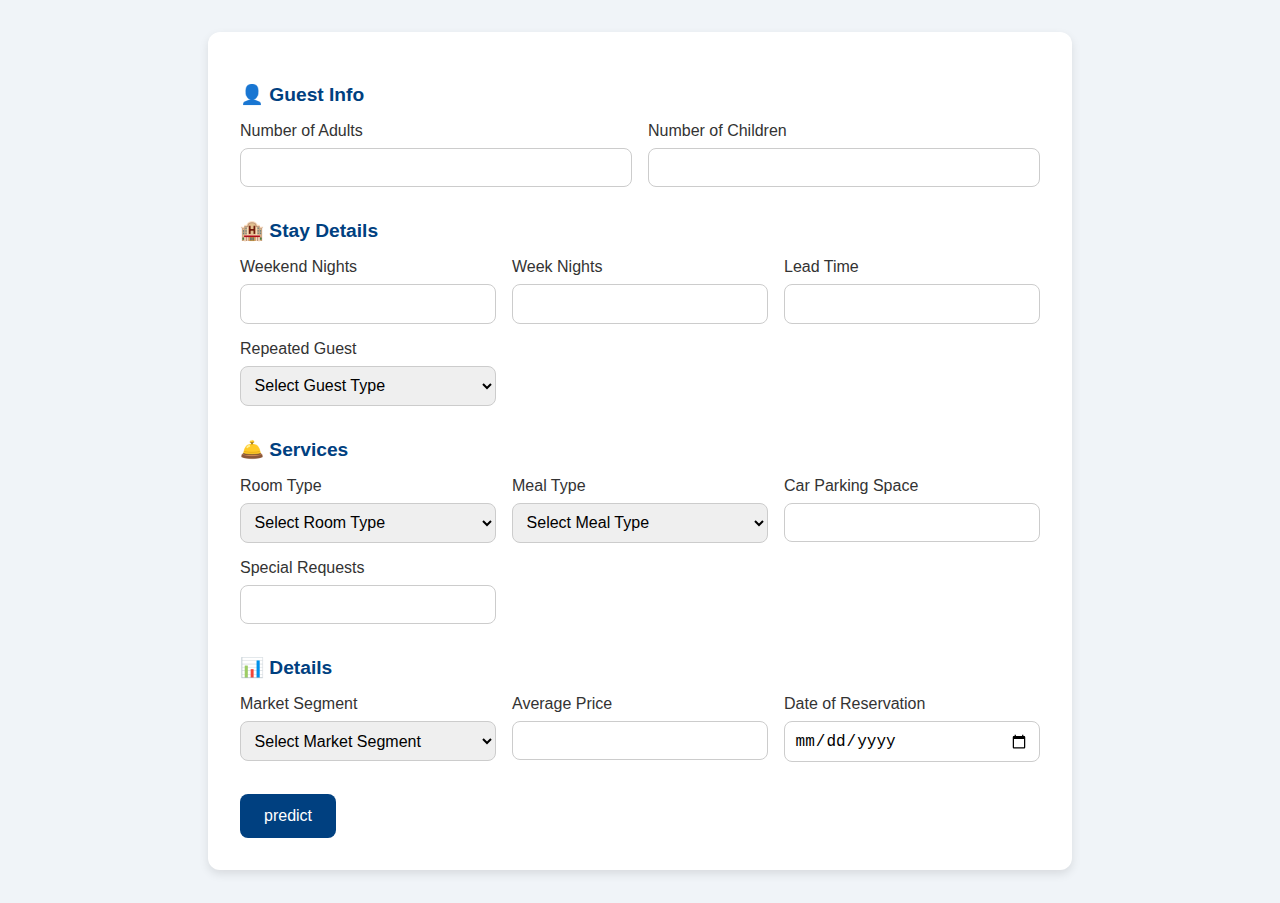
<file: Task3/Group1/ML/templates/index.html>
<!DOCTYPE html>
<html lang="en">
<head>
  <meta charset="UTF-8" />
  <meta name="viewport" content="width=device-width, initial-scale=1.0"/>
  <title>Hotel Booking Form</title>
  <style>
    body {
      font-family: 'Segoe UI', sans-serif;
      background-color: #f0f4f8;
      color: #333;
      margin: 0;
      padding: 2rem;
    }

    form {
      background-color: #fff;
      padding: 2rem;
      border-radius: 12px;
      max-width: 800px;
      margin: auto;
      box-shadow: 0 4px 10px rgba(0,0,0,0.1);
    }

    .form-section {
      margin-bottom: 2rem;
    }

    .section-title {
      font-size: 1.2rem;
      margin-bottom: 1rem;
      color: #004080;
    }

    .form-grid {
      display: grid;
      grid-template-columns: repeat(auto-fit, minmax(200px, 1fr));
      gap: 1rem;
    }

    .form-group {
      display: flex;
      flex-direction: column;
    }

    label {
      margin-bottom: 0.5rem;
      font-weight: 500;
    }

    input, select {
      padding: 0.6rem;
      border: 1px solid #ccc;
      border-radius: 8px;
      font-size: 1rem;
    }

    .btn {
      display: inline-block;
      padding: 0.8rem 1.5rem;
      background-color: #004080;
      color: #fff;
      border: none;
      border-radius: 8px;
      font-size: 1rem;
      cursor: pointer;
      transition: background 0.3s;
    }

    .btn:hover {
      background-color: #0059b3;
    }
  </style>
</head>
<body>
  <form>

    <!-- Guest Info -->
    <div class="form-section">
      <h3 class="section-title">👤 Guest Info</h3>
      <div class="form-grid">
        <div class="form-group">
          <label for="adults">Number of Adults</label>
          <input type="number" name="number of adults" id="adults" required min="0" />
        </div>
        <div class="form-group">
          <label for="children">Number of Children</label>
          <input type="number" name="number of children" id="children" required min="0" />
        </div>
      </div>
    </div>

    <!-- Stay Details -->
    <div class="form-section">
      <h3 class="section-title">🏨 Stay Details</h3>
      <div class="form-grid">
        <div class="form-group">
          <label for="weekend">Weekend Nights</label>
          <input type="number" name="number of weekend nights" id="weekend" required min="0" />
        </div>
        <div class="form-group">
          <label for="weeknights">Week Nights</label>
          <input type="number" name="number of week nights" id="weeknights" required min="0" />
        </div>
        <div class="form-group">
          <label for="leadtime">Lead Time</label>
          <input type="number" name="lead time" id="leadtime" required min="0" />
        </div>
        <div class="form-group">
          <label for="repeated">Repeated Guest</label>
          <select name="repeated guest" id="repeated" required>
            <option value="">Select Guest Type</option>
            <option value="0">New Guest</option>
            <option value="1">Repeated Guest</option>
          </select>
        </div>
      </div>
    </div>

    <!-- Services -->
    <div class="form-section">
      <h3 class="section-title">🛎️ Services</h3>
      <div class="form-grid">
        <div class="form-group">
          <label for="room">Room Type</label>
          <select name="room type" id="room" required>
            <option value="">Select Room Type</option>
            <option value="1">Room_type1</option>
            <option value="2">Room_type2</option>
            <option value="3">Room_type3</option>
            <option value="4">Room_type4</option>
            <option value="5">Room_type5</option>
            <option value="6">Room_type6</option>
            <option value="7">Room_type7</option>
          </select>
        </div>

        <div class="form-group">
          <label for="meal"> Meal Type</label>
          <select name="type of meal" id="meal" required>
            <option value="">Select Meal Type</option>
            <option value="Meal_type1">Meal_type1</option>
            <option value="Meal_type2">Meal_type2</option>
            <option value="Meal_type3">Meal_type3</option>
            <option value="Not_Selected">Not_Selected</option>
          </select>
        </div>

        <div class="form-group">
          <label for="parking">Car Parking Space</label>
          <input type="number" name="car parking space" id="parking" required min="0" />
        </div>

        <div class="form-group">
          <label for="requests"> Special Requests</label>
          <input type="number" name="special requests" id="requests" required min="0" />
        </div>
      </div>
    </div>

    <!-- Details -->
<div class="form-section">
  <h3 class="section-title">📊 Details</h3>
  <div class="form-grid">

    <!-- Market Segment -->
    <div class="form-group">
      <label for="market">Market Segment</label>
      <select name="market segment" id="market" required>
        <option value="">Select Market Segment</option>
        <option value="Online Booking">Online Booking</option>
        <option value="Offline Booking">Offline Booking</option>
        <option value="Corporate">Corporate</option>
        <option value="Aviation">Aviation</option>
        <option value="Complementary">Complementary</option>
      </select>
    </div>

    <!-- Average Price -->
    <div class="form-group">
      <label for="price">Average Price</label>
      <input type="number" name="average price" id="price" required min="0" step="0.01">
    </div>

    <!-- Date of Reservation -->
    <div class="form-group">
      <label for="reservation-date">Date of Reservation</label>
      <input type="date" name="reservation date" id="reservation-date" required>
    </div>

  </div>
</div>


    <!-- Submit -->
    <button class="btn" type="submit">predict</button>
  </form>
</body>
</html>
</file>
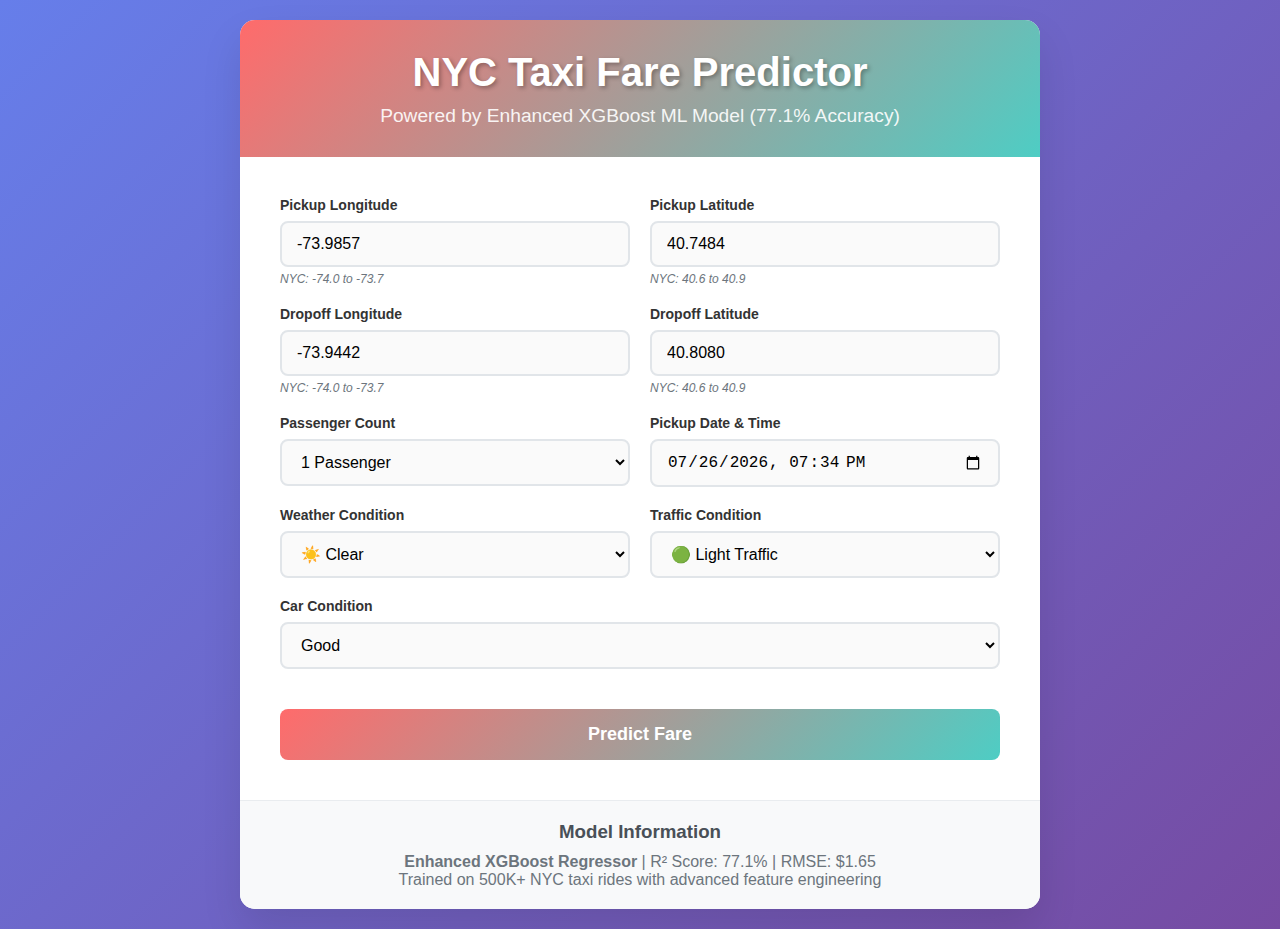
<file: Task6/Group3/Web/templates/index.html>
<!DOCTYPE html>
<html lang="en">
  <head>
    <meta charset="UTF-8" />
    <meta name="viewport" content="width=device-width, initial-scale=1.0" />
    <title>NYC Taxi Fare Predictor</title>
    <style>
      * {
        margin: 0;
        padding: 0;
        box-sizing: border-box;
      }

      body {
        font-family: "Segoe UI", Tahoma, Geneva, Verdana, sans-serif;
        background: linear-gradient(135deg, #667eea 0%, #764ba2 100%);
        min-height: 100vh;
        padding: 20px;
      }

      .container {
        max-width: 800px;
        margin: 0 auto;
        background: white;
        border-radius: 15px;
        box-shadow: 0 20px 40px rgba(0, 0, 0, 0.1);
        overflow: hidden;
      }

      .header {
        background: linear-gradient(135deg, #ff6b6b 0%, #4ecdc4 100%);
        color: white;
        padding: 30px;
        text-align: center;
      }

      .header h1 {
        font-size: 2.5em;
        margin-bottom: 10px;
        text-shadow: 2px 2px 4px rgba(0, 0, 0, 0.3);
      }

      .header p {
        font-size: 1.2em;
        opacity: 0.9;
      }

      .form-container {
        padding: 40px;
      }

      .form-row {
        display: flex;
        gap: 20px;
        margin-bottom: 20px;
      }

      .form-group {
        flex: 1;
        min-width: 200px;
      }

      .form-group.full-width {
        flex: 100%;
      }

      label {
        display: block;
        margin-bottom: 8px;
        font-weight: 600;
        color: #333;
        font-size: 14px;
      }

      input,
      select {
        width: 100%;
        padding: 12px 15px;
        border: 2px solid #e1e5e9;
        border-radius: 8px;
        font-size: 16px;
        transition: all 0.3s ease;
        background-color: #fafafa;
      }

      input:focus,
      select:focus {
        outline: none;
        border-color: #4ecdc4;
        box-shadow: 0 0 0 3px rgba(78, 205, 196, 0.1);
        background-color: white;
      }

      .predict-btn {
        width: 100%;
        padding: 15px;
        background: linear-gradient(135deg, #ff6b6b 0%, #4ecdc4 100%);
        color: white;
        border: none;
        border-radius: 8px;
        font-size: 18px;
        font-weight: 600;
        cursor: pointer;
        transition: transform 0.3s ease;
        margin-top: 20px;
      }

      .predict-btn:hover {
        transform: translateY(-2px);
        box-shadow: 0 5px 15px rgba(0, 0, 0, 0.2);
      }

      .predict-btn:active {
        transform: translateY(0);
      }

      .result {
        margin-top: 30px;
        padding: 25px;
        border-radius: 8px;
        text-align: center;
        font-size: 18px;
        display: none;
      }

      .result.success {
        background: linear-gradient(135deg, #56ab2f 0%, #a8e6cf 100%);
        color: white;
      }

      .result.error {
        background: linear-gradient(135deg, #ff4757 0%, #ff6b7a 100%);
        color: white;
      }

      .fare-amount {
        font-size: 2.5em;
        font-weight: bold;
        margin: 15px 0;
        text-shadow: 2px 2px 4px rgba(0, 0, 0, 0.3);
      }

      .loading {
        display: none;
        text-align: center;
        margin-top: 20px;
      }

      .spinner {
        border: 4px solid #f3f3f3;
        border-top: 4px solid #4ecdc4;
        border-radius: 50%;
        width: 40px;
        height: 40px;
        animation: spin 1s linear infinite;
        margin: 0 auto 15px;
      }

      @keyframes spin {
        0% {
          transform: rotate(0deg);
        }
        100% {
          transform: rotate(360deg);
        }
      }

      .model-info {
        background: #f8f9fa;
        padding: 20px;
        border-top: 1px solid #e9ecef;
        text-align: center;
        color: #6c757d;
      }

      .model-info h3 {
        color: #495057;
        margin-bottom: 10px;
      }

      .coordinates-hint {
        font-size: 12px;
        color: #6c757d;
        margin-top: 5px;
        font-style: italic;
      }

      @media (max-width: 768px) {
        .form-row {
          flex-direction: column;
        }

        .header h1 {
          font-size: 2em;
        }

        .form-container {
          padding: 20px;
        }
      }
    </style>
  </head>
  <body>
    <div class="container">
      <div class="header">
        <h1>NYC Taxi Fare Predictor</h1>
        <p>Powered by Enhanced XGBoost ML Model (77.1% Accuracy)</p>
      </div>

      <div class="form-container">
        <form id="fareForm">
          <div class="form-row">
            <div class="form-group">
              <label for="pickup_longitude">Pickup Longitude</label>
              <input
                type="number"
                id="pickup_longitude"
                step="any"
                value="-73.9857"
                required
              />
              <div class="coordinates-hint">NYC: -74.0 to -73.7</div>
            </div>
            <div class="form-group">
              <label for="pickup_latitude">Pickup Latitude</label>
              <input
                type="number"
                id="pickup_latitude"
                step="any"
                value="40.7484"
                required
              />
              <div class="coordinates-hint">NYC: 40.6 to 40.9</div>
            </div>
          </div>

          <div class="form-row">
            <div class="form-group">
              <label for="dropoff_longitude">Dropoff Longitude</label>
              <input
                type="number"
                id="dropoff_longitude"
                step="any"
                value="-73.9442"
                required
              />
              <div class="coordinates-hint">NYC: -74.0 to -73.7</div>
            </div>
            <div class="form-group">
              <label for="dropoff_latitude">Dropoff Latitude</label>
              <input
                type="number"
                id="dropoff_latitude"
                step="any"
                value="40.8080"
                required
              />
              <div class="coordinates-hint">NYC: 40.6 to 40.9</div>
            </div>
          </div>

          <div class="form-row">
            <div class="form-group">
              <label for="passenger_count">Passenger Count</label>
              <select id="passenger_count" required>
                <option value="1">1 Passenger</option>
                <option value="2">2 Passengers</option>
                <option value="3">3 Passengers</option>
                <option value="4">4 Passengers</option>
                <option value="5">5 Passengers</option>
                <option value="6">6 Passengers</option>
              </select>
            </div>
            <div class="form-group">
              <label for="pickup_datetime">Pickup Date & Time</label>
              <input type="datetime-local" id="pickup_datetime" required />
            </div>
          </div>

          <div class="form-row">
            <div class="form-group">
              <label for="weather">Weather Condition</label>
              <select id="weather" required>
                <option value="Clear">☀️ Clear</option>
                <option value="Cloudy">☁️ Cloudy</option>
                <option value="Rainy">🌧️ Rainy</option>
                <option value="Windy">💨 Windy</option>
              </select>
            </div>
            <div class="form-group">
              <label for="traffic_condition">Traffic Condition</label>
              <select id="traffic_condition" required>
                <option value="Light">🟢 Light Traffic</option>
                <option value="Moderate">🟡 Moderate Traffic</option>
                <option value="Heavy">🔴 Heavy Traffic</option>
              </select>
            </div>
          </div>

          <div class="form-row">
            <div class="form-group">
              <label for="car_condition">Car Condition</label>
              <select id="car_condition" required>
                <option value="Good">Good</option>
                <option value="Very Good">Very Good</option>
                <option value="Excellent">Excellent</option>
                <option value="Bad">Bad</option>
              </select>
            </div>
          </div>

          <button type="submit" class="predict-btn">Predict Fare</button>
        </form>

        <div class="loading">
          <div class="spinner"></div>
          <p>Calculating fare with AI model...</p>
        </div>

        <div id="result" class="result"></div>
      </div>

      <div class="model-info">
        <h3>Model Information</h3>
        <p>
          <strong>Enhanced XGBoost Regressor</strong> | R² Score: 77.1% | RMSE:
          $1.65
        </p>
        <p>Trained on 500K+ NYC taxi rides with advanced feature engineering</p>
      </div>
    </div>

    <script>
      document.getElementById("pickup_datetime").value = new Date()
        .toISOString()
        .slice(0, 16);

      document
        .getElementById("fareForm")
        .addEventListener("submit", function (e) {
          e.preventDefault();

          const loading = document.querySelector(".loading");
          const result = document.getElementById("result");

          loading.style.display = "block";
          result.style.display = "none";

          const formData = {
            pickup_longitude: parseFloat(
              document.getElementById("pickup_longitude").value
            ),
            pickup_latitude: parseFloat(
              document.getElementById("pickup_latitude").value
            ),
            dropoff_longitude: parseFloat(
              document.getElementById("dropoff_longitude").value
            ),
            dropoff_latitude: parseFloat(
              document.getElementById("dropoff_latitude").value
            ),
            passenger_count: parseInt(
              document.getElementById("passenger_count").value
            ),
            pickup_datetime: document.getElementById("pickup_datetime").value,
            weather: document.getElementById("weather").value,
            traffic_condition:
              document.getElementById("traffic_condition").value,
            car_condition: document.getElementById("car_condition").value,
          };

          fetch("/predict", {
            method: "POST",
            headers: {
              "Content-Type": "application/json",
            },
            body: JSON.stringify(formData),
          })
            .then((response) => response.json())
            .then((data) => {
              loading.style.display = "none";
              result.style.display = "block";

              if (data.success) {
                result.className = "result success";
                result.innerHTML = `
                        <h3>- Prediction Successful!</h3>
                        <div class="fare-amount">$${data.predicted_fare}</div>
                        <p>Estimated distance: ${data.distance} miles</p>
                        <p>Prediction made with 77.1% model accuracy</p>
                    `;
              } else {
                result.className = "result error";
                result.innerHTML = `
                        <h3>Error</h3>
                        <p>${data.error}</p>
                    `;
              }
            })
            .catch((error) => {
              loading.style.display = "none";
              result.style.display = "block";
              result.className = "result error";
              result.innerHTML = `
                    <h3>Network Error</h3>
                    <p>Failed to connect to the prediction server. Please try again.</p>
                `;
            });
        });

      function setLocation(preset) {
        const presets = {
          times_square_to_jfk: {
            pickup_longitude: -73.985,
            pickup_latitude: 40.758,
            dropoff_longitude: -73.778,
            dropoff_latitude: 40.641,
          },
          central_park_to_brooklyn: {
            pickup_longitude: -73.965,
            pickup_latitude: 40.782,
            dropoff_longitude: -73.95,
            dropoff_latitude: 40.678,
          },
        };

        const location = presets[preset];
        if (location) {
          Object.keys(location).forEach((key) => {
            document.getElementById(key).value = location[key];
          });
        }
      }
    </script>
  </body>
</html>
</file>
